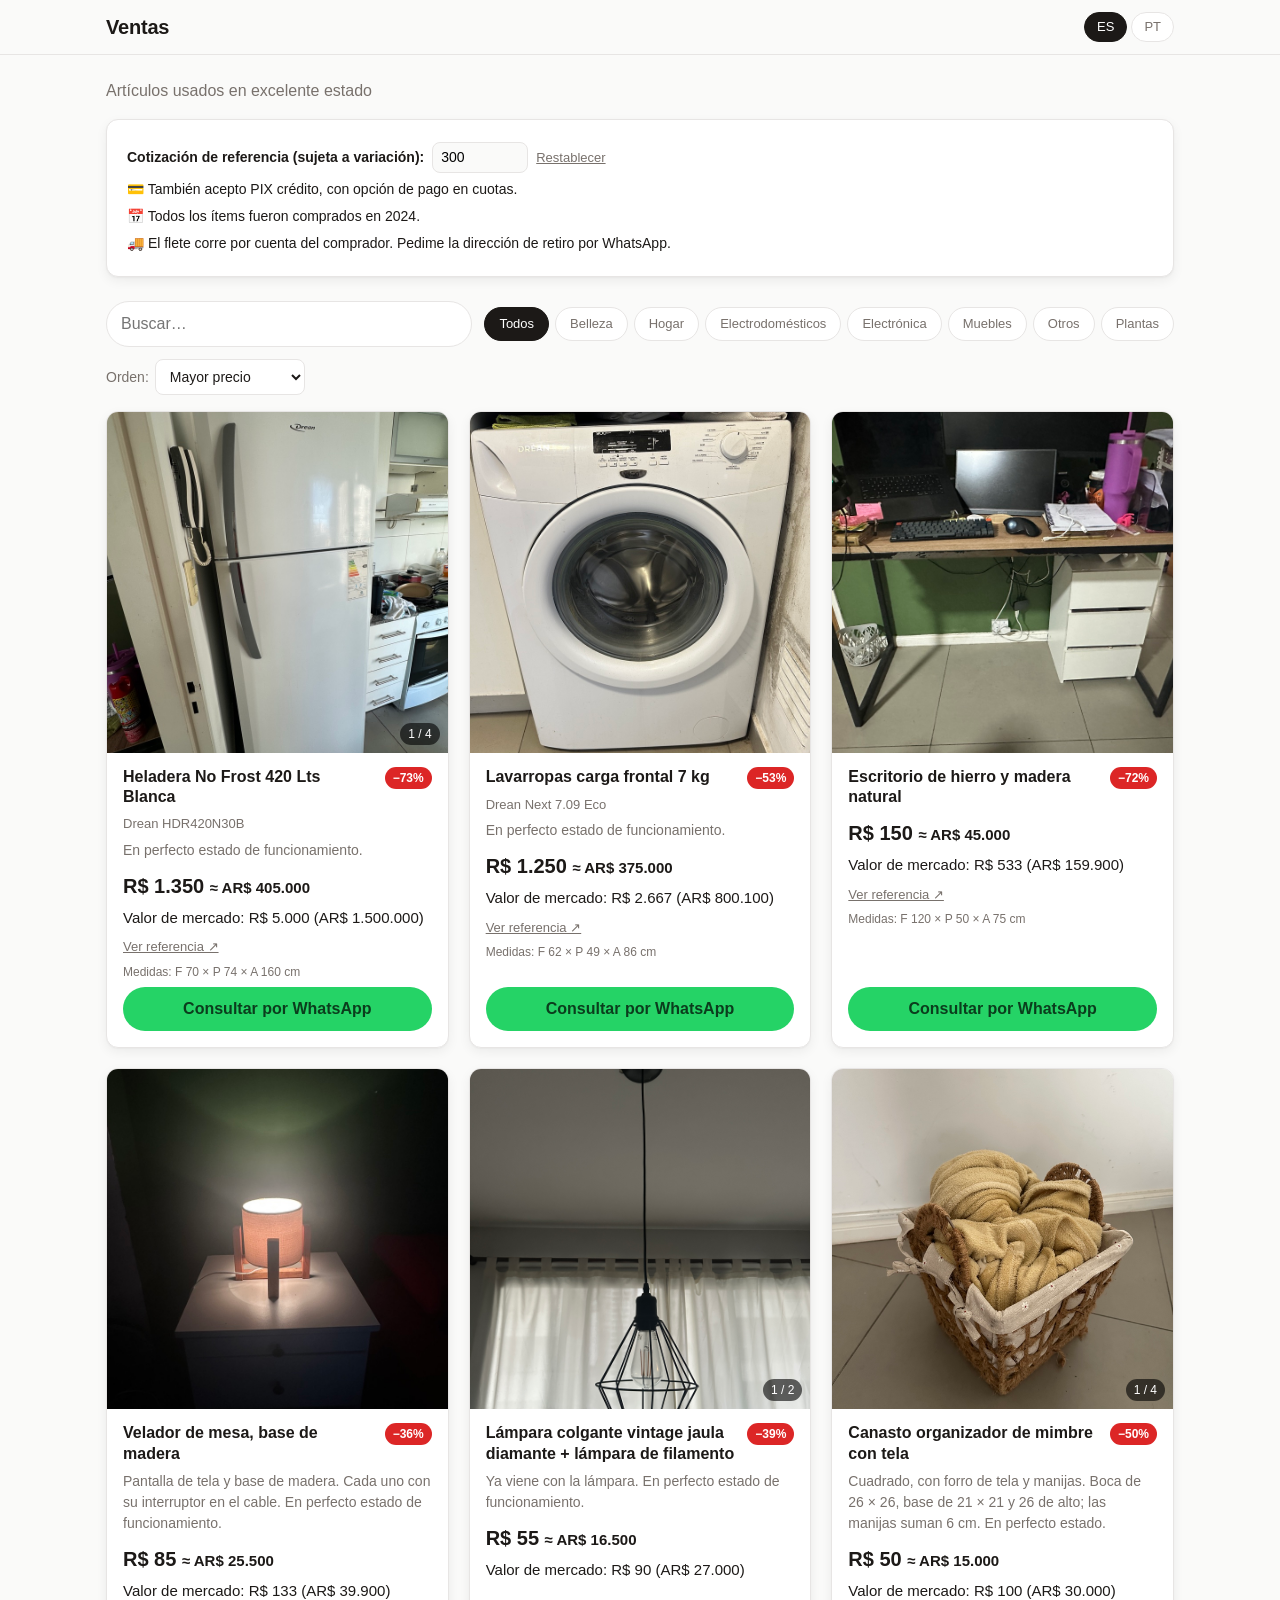
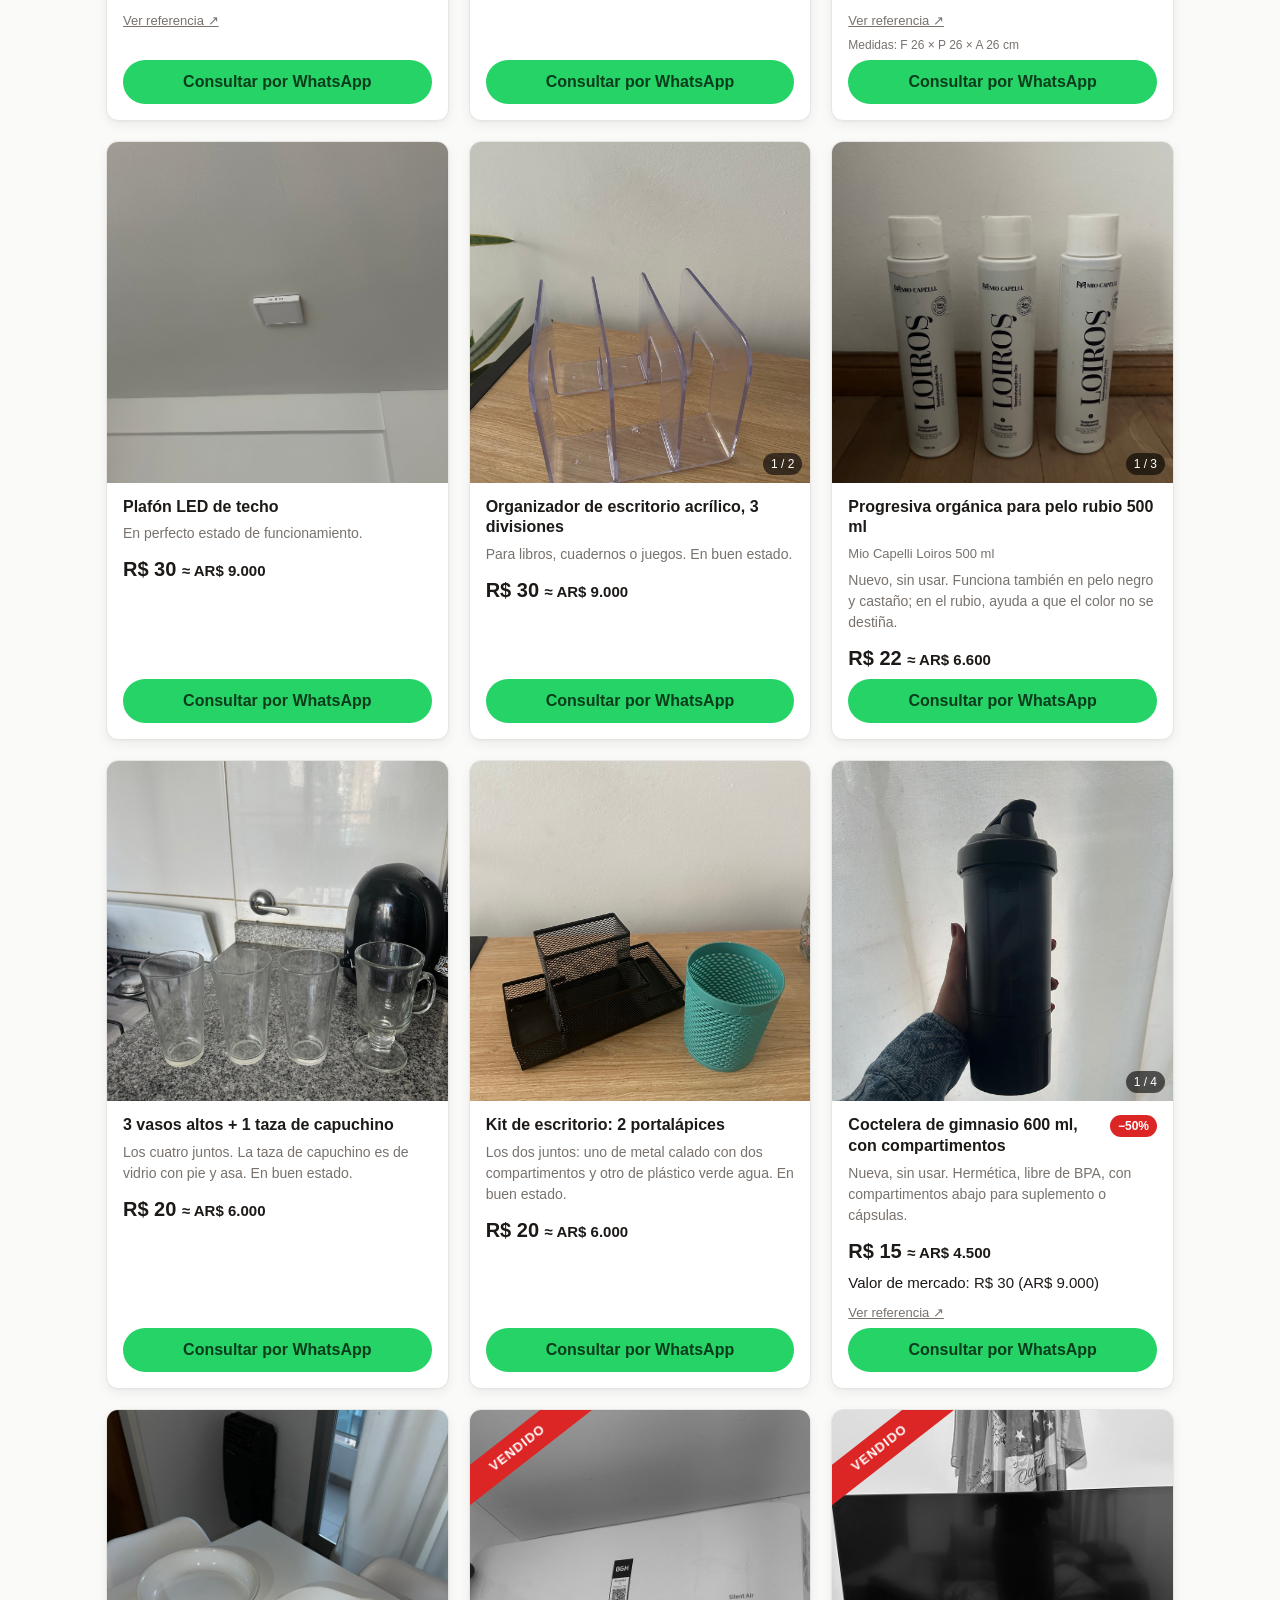
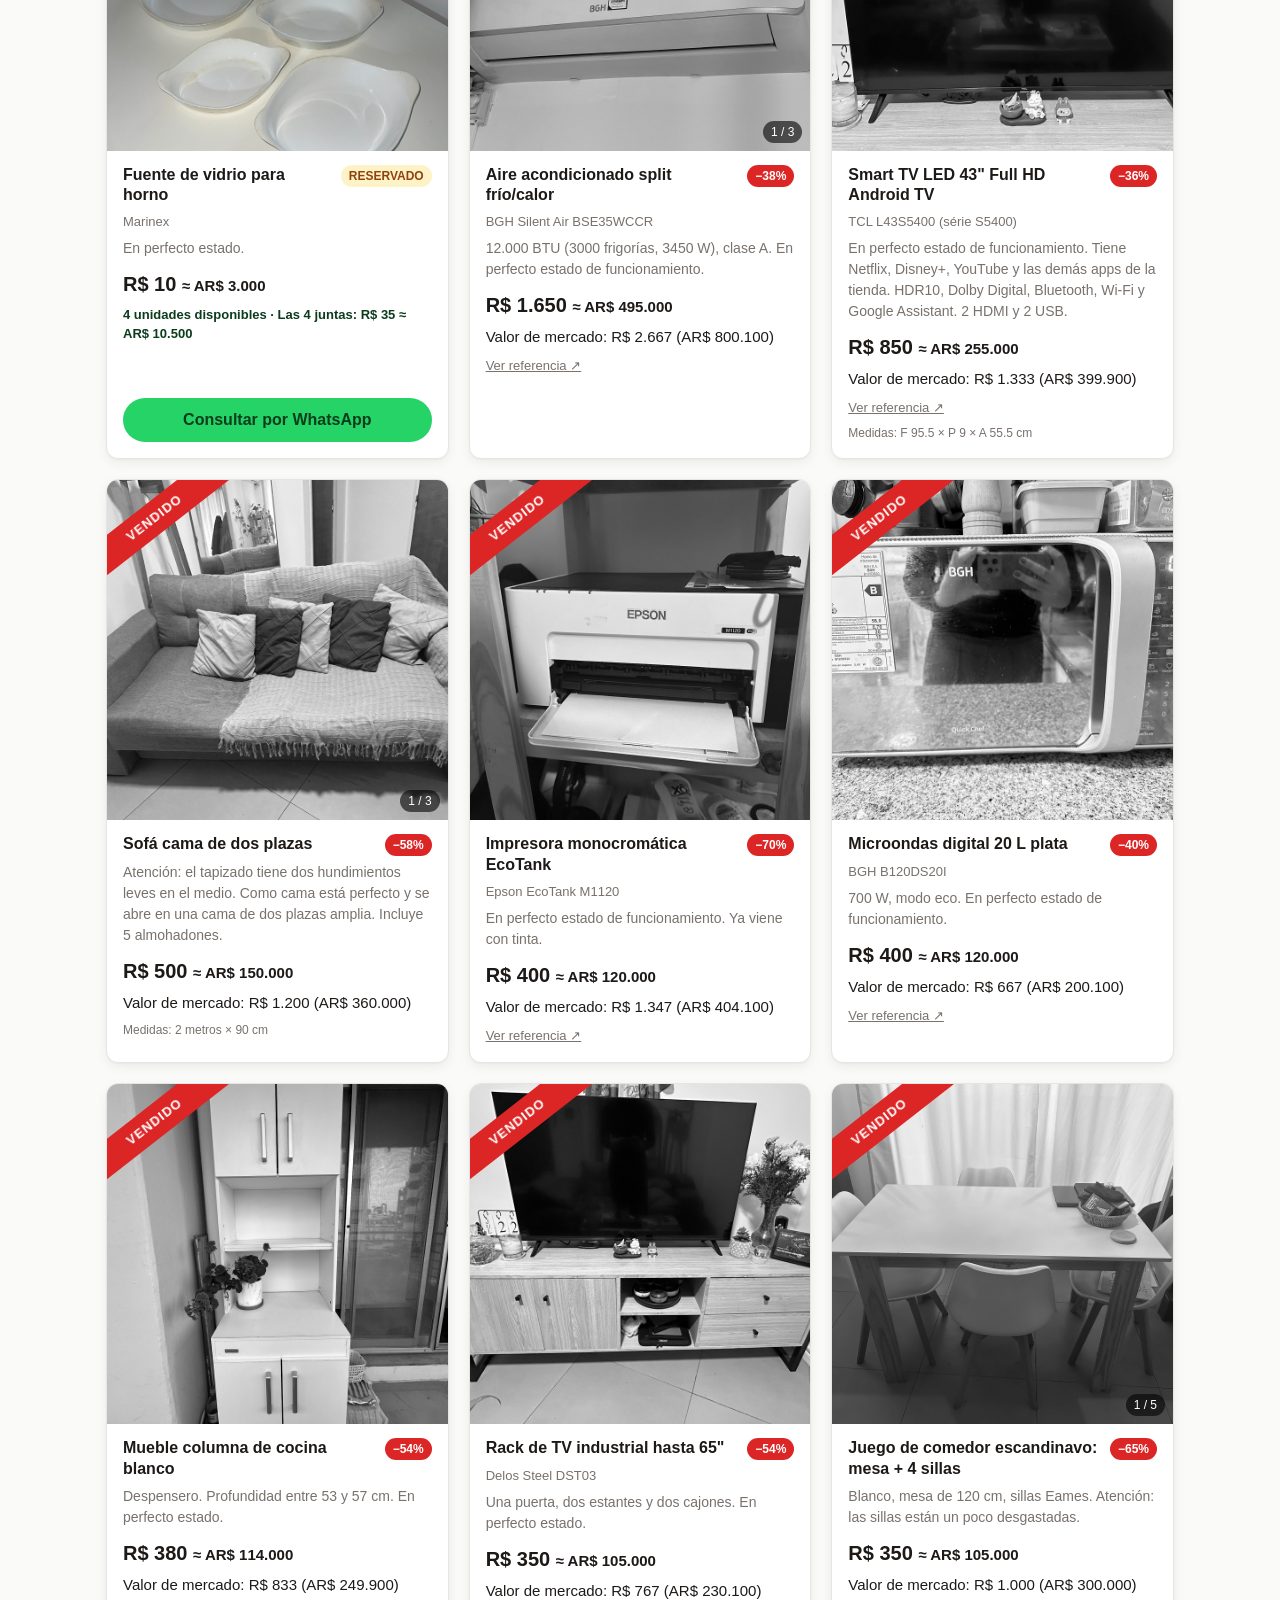
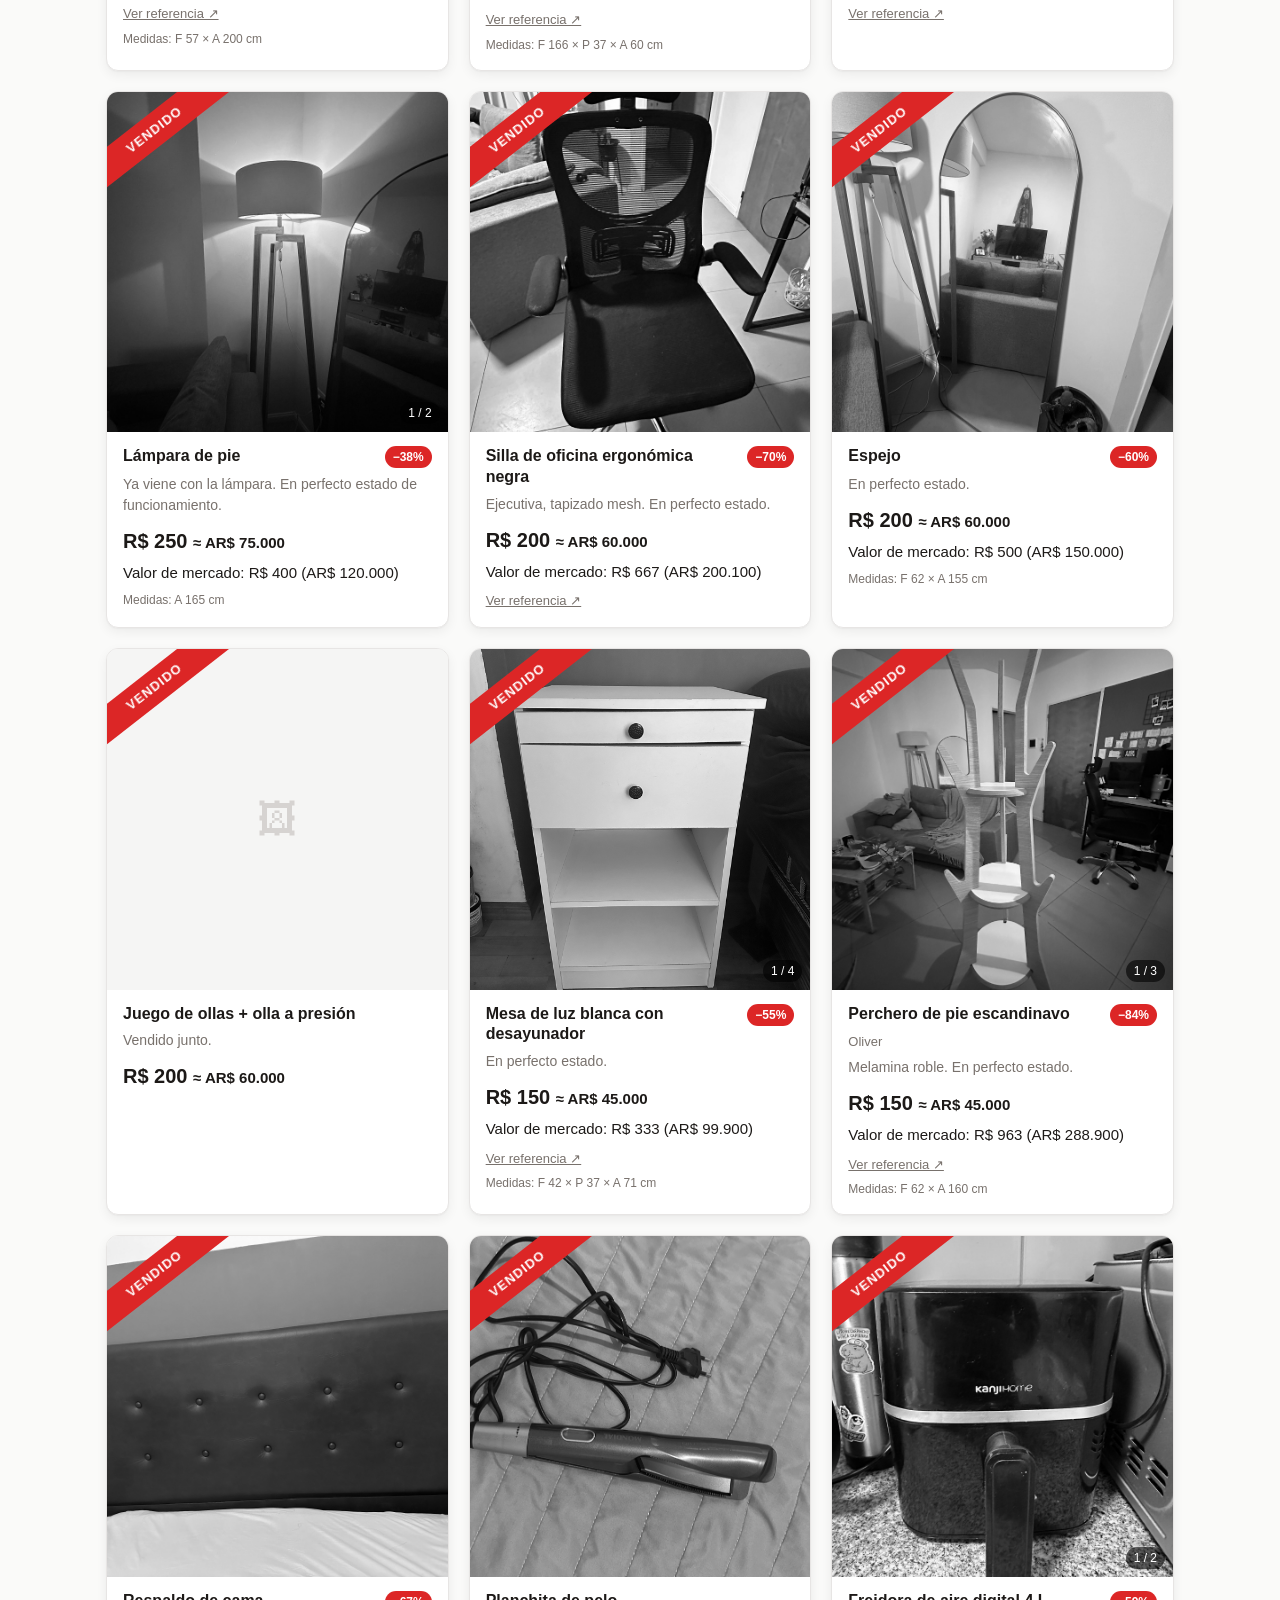
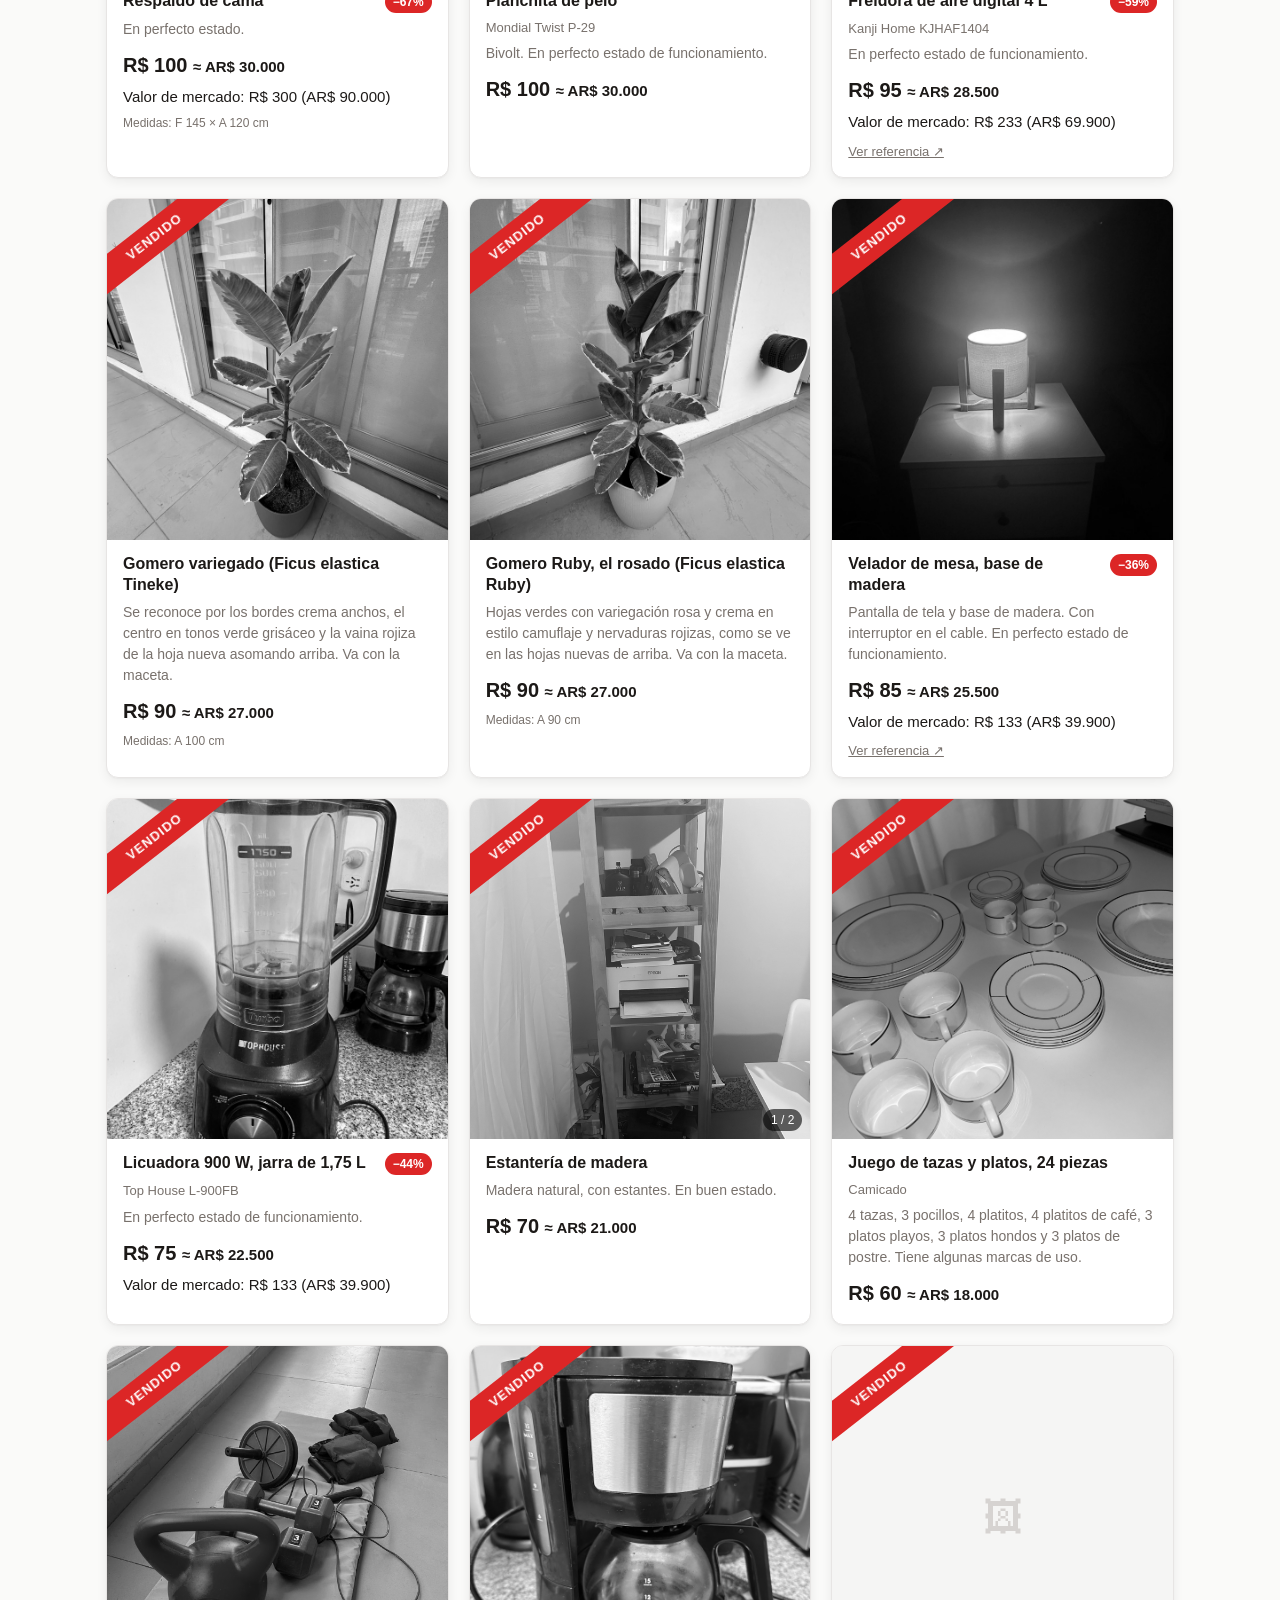
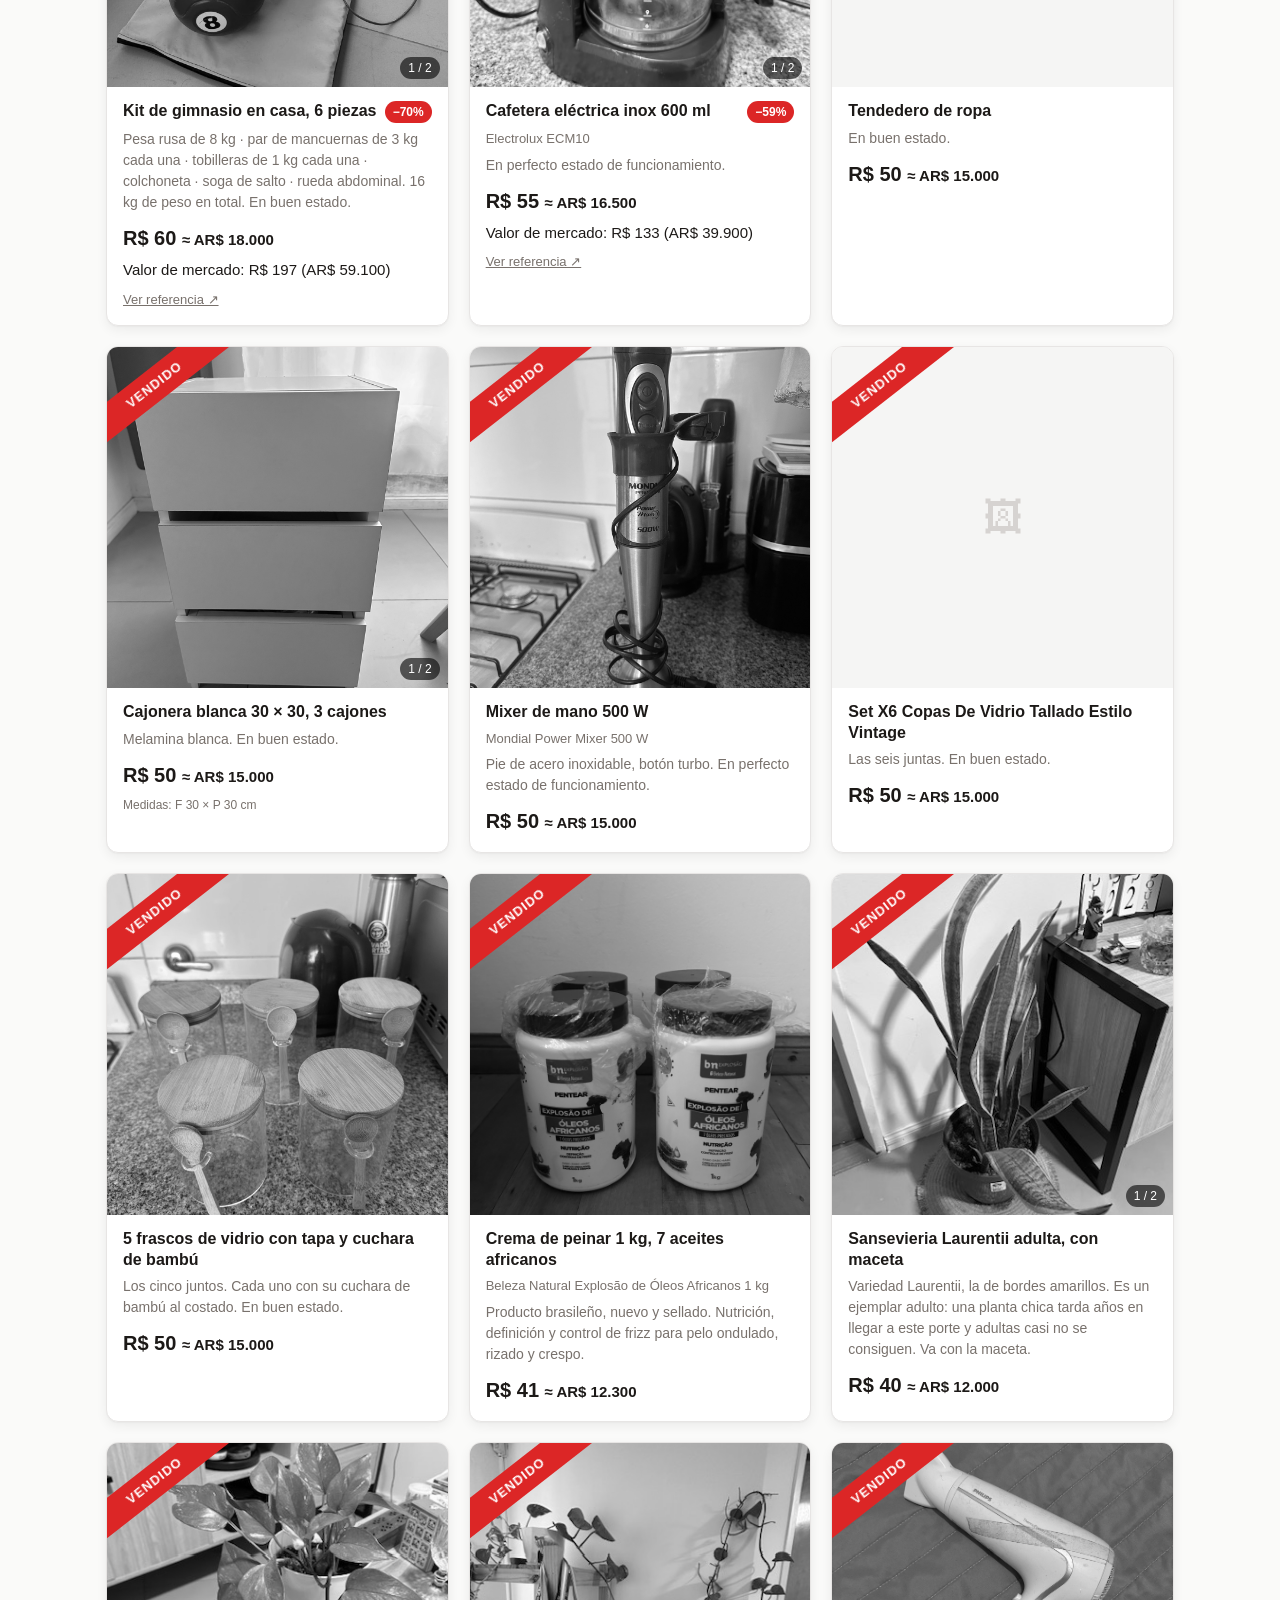
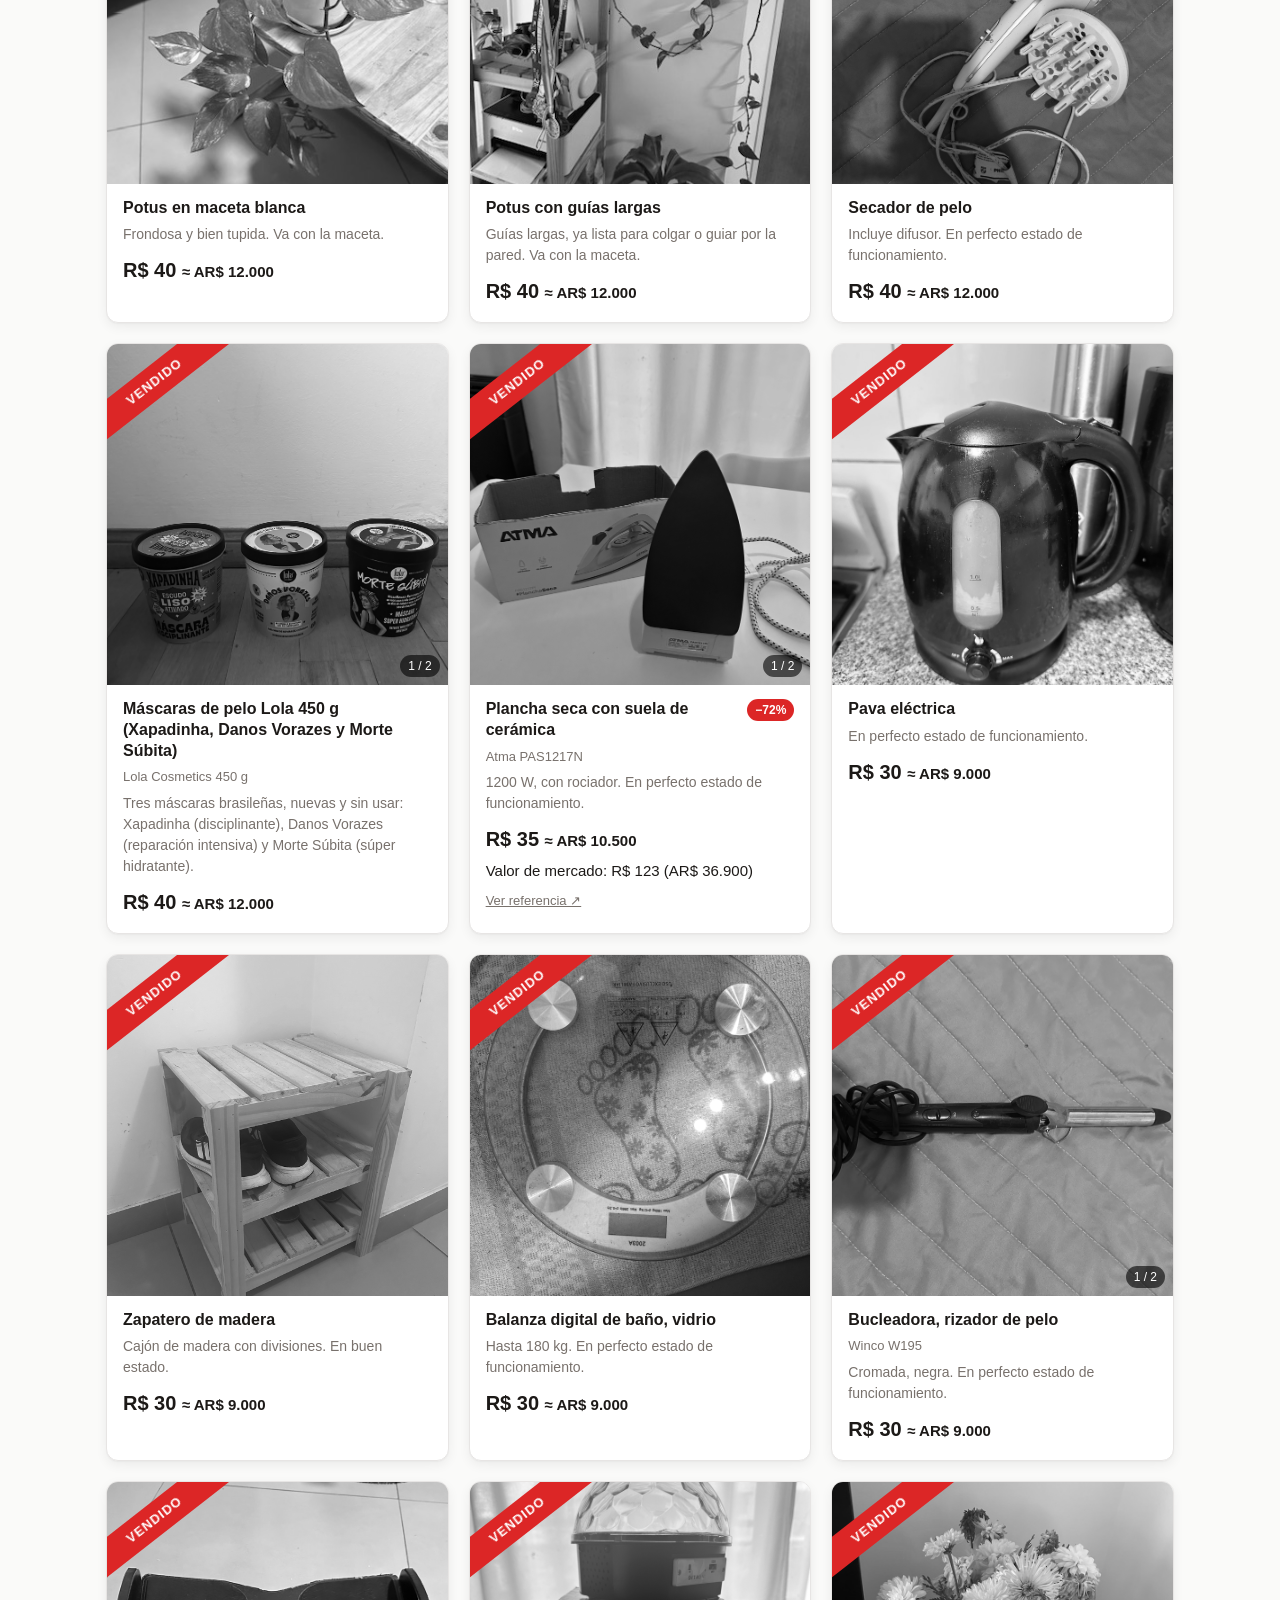
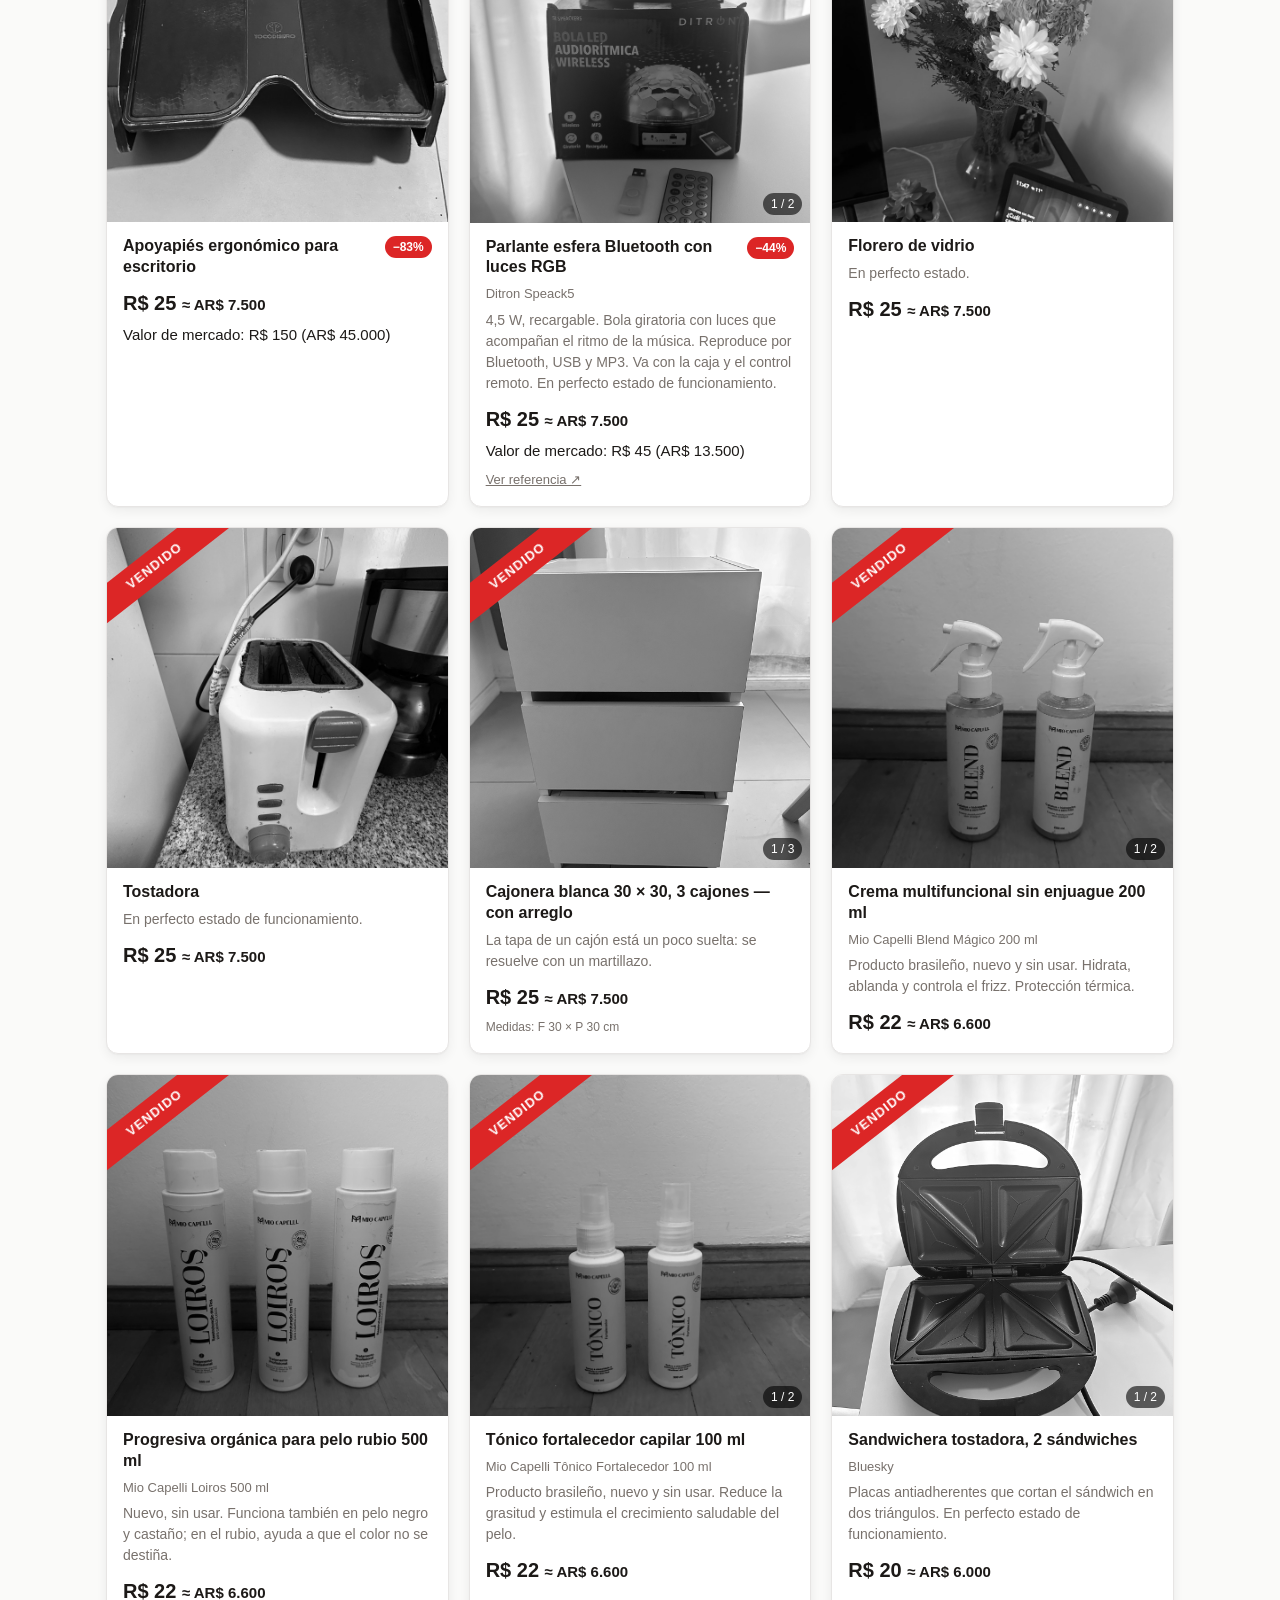
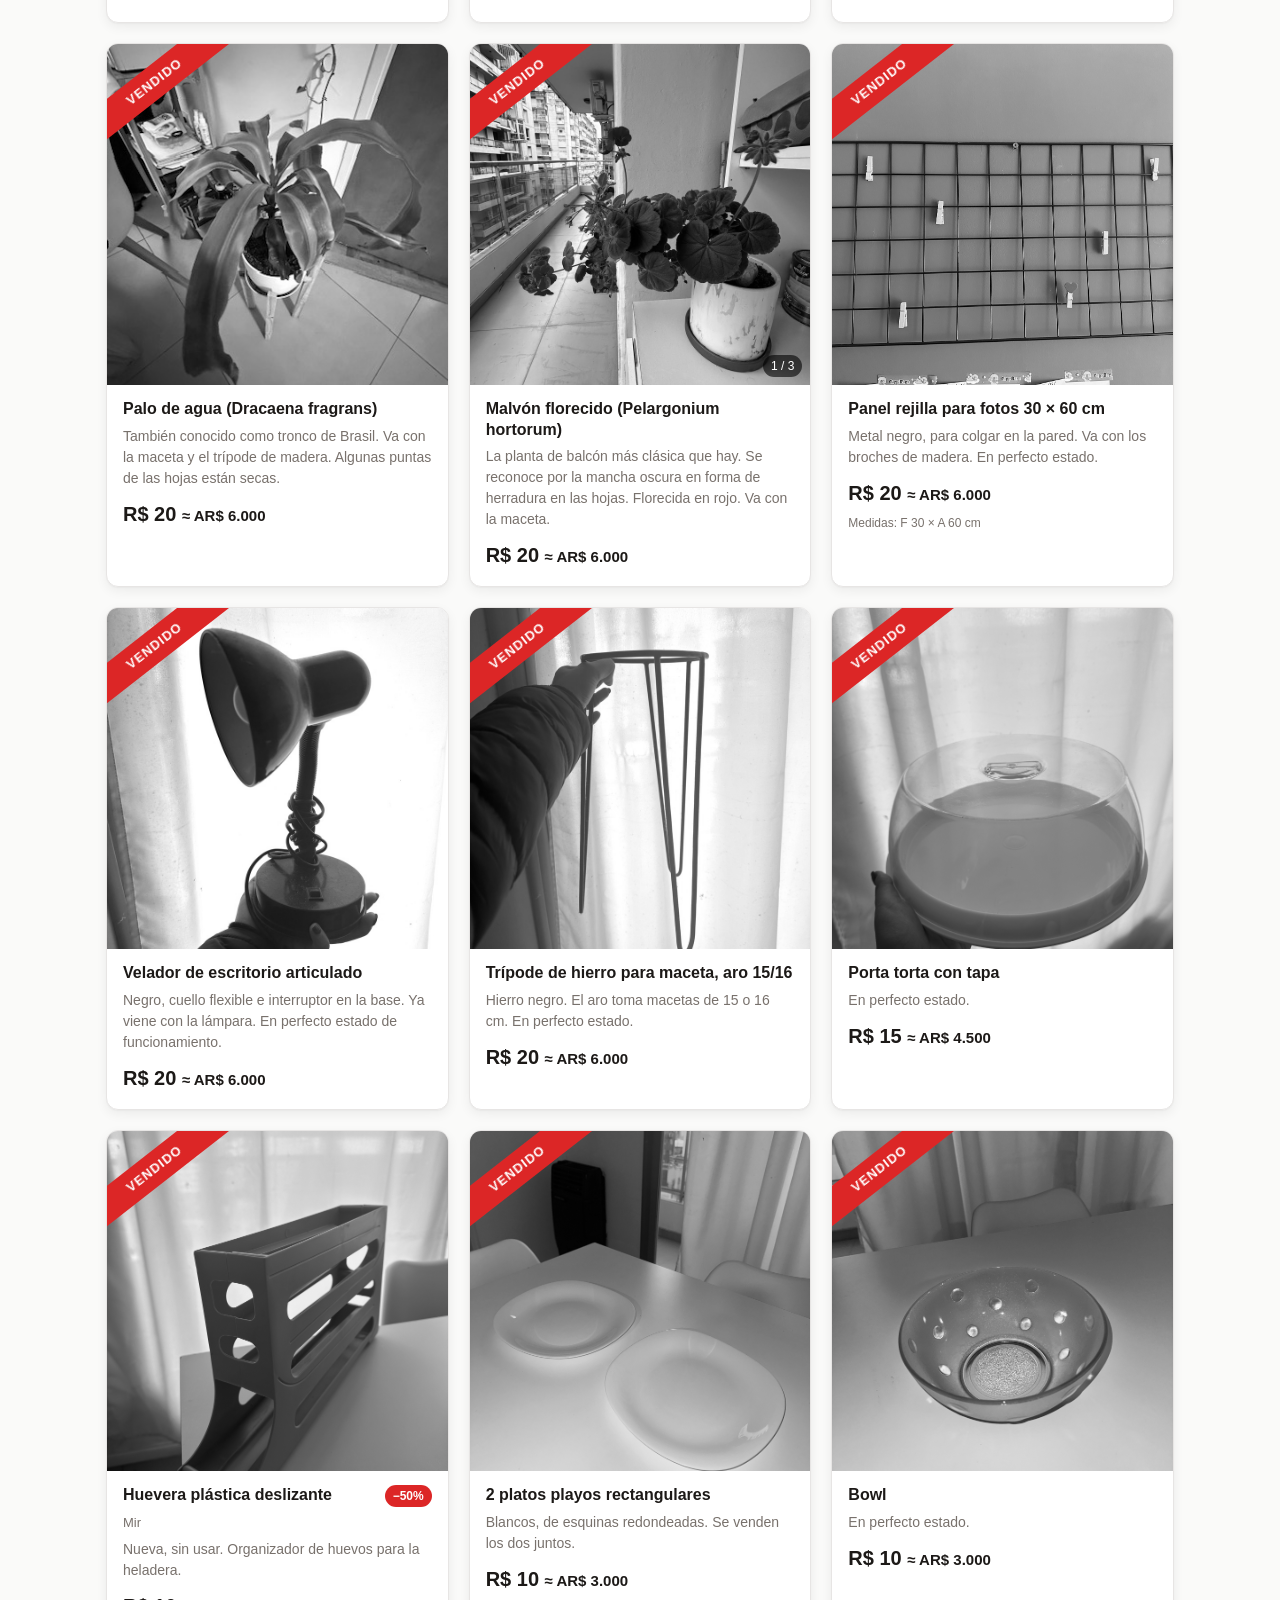
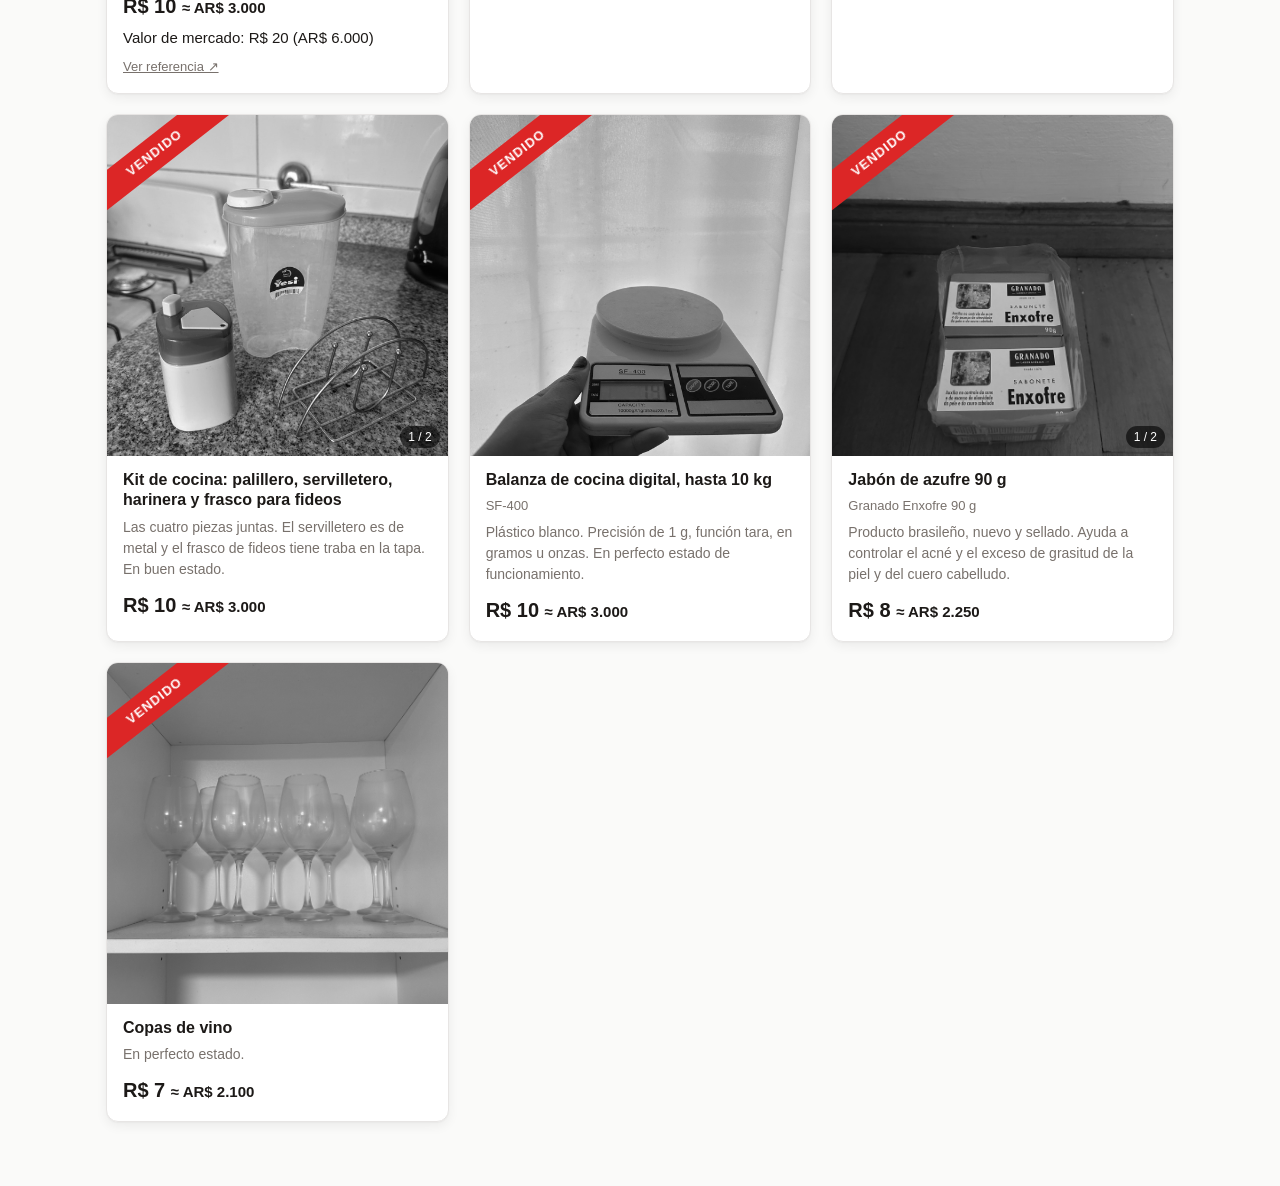
<file: index.html>
<!DOCTYPE html>
<html lang="es">
<head>
  <meta charset="utf-8">
  <meta name="viewport" content="width=device-width, initial-scale=1">
  <title>Ventas</title>
  <link rel="icon" href="favicon.svg" type="image/svg+xml">
  <link rel="stylesheet" href="style.css">
</head>
<body>

  <header class="header">
    <div class="header__inner">
      <h1 class="header__title" data-i18n="tituloPagina">Ventas</h1>
      <nav class="langs" aria-label="Idioma">
        <button id="lang-es" class="lang is-active" type="button" lang="es">ES</button>
        <button id="lang-pt" class="lang" type="button" lang="pt">PT</button>
      </nav>
    </div>
  </header>

  <main class="wrap">

    <p class="subtitulo" data-i18n="subtitulo">Artículos usados en excelente estado</p>

    <section class="aviso" aria-live="polite">
      <p class="aviso__cotacao">
        <strong data-i18n="avisoCotacao">Cotización de referencia (sujeta a variación):</strong>
        <input id="cotacao" class="aviso__input" type="number" inputmode="decimal"
               min="1" step="1" value="300" aria-label="Cotización BRL a ARS">
        <button id="cotacao-reset" class="btn-link" type="button" data-i18n="avisoResetar">Restablecer</button>
      </p>
      <p><span aria-hidden="true">💳</span> <span data-i18n="avisoCredito"></span></p>
      <p><span aria-hidden="true">📅</span> <span data-i18n="avisoAno"></span></p>
      <p><span aria-hidden="true">🚚</span> <span data-i18n="avisoFrete"></span></p>
    </section>

    <section class="controles">
      <input id="busca" class="busca" type="search" autocomplete="off">
      <div id="chips" class="chips" role="group"></div>
      <label class="ordem">
        <span data-i18n="ordenar">Orden:</span>
        <select id="ordem">
          <option value="preco-asc"></option>
          <option value="preco-desc"></option>
          <option value="desconto-desc"></option>
        </select>
      </label>
    </section>

    <div id="grid" class="grid"></div>

    <div id="vazio" class="vazio" hidden>
      <p data-i18n="vazio">No se encontró nada.</p>
      <button id="limpar" class="btn-link" type="button" data-i18n="limpar">Limpiar filtros</button>
    </div>

  </main>

  <div id="lightbox" class="lightbox" hidden role="dialog" aria-modal="true">
    <button id="lightbox-close" class="lightbox__close" type="button">✕</button>
    <button id="lightbox-prev" class="lightbox__nav lightbox__nav--prev" type="button">‹</button>
    <img id="lightbox-img" class="lightbox__img" alt="">
    <button id="lightbox-next" class="lightbox__nav lightbox__nav--next" type="button">›</button>
  </div>

  <script src="i18n.js"></script>
  <script src="items.js"></script>
  <script src="core.js"></script>
  <script src="app.js"></script>
</body>
</html>
</file>
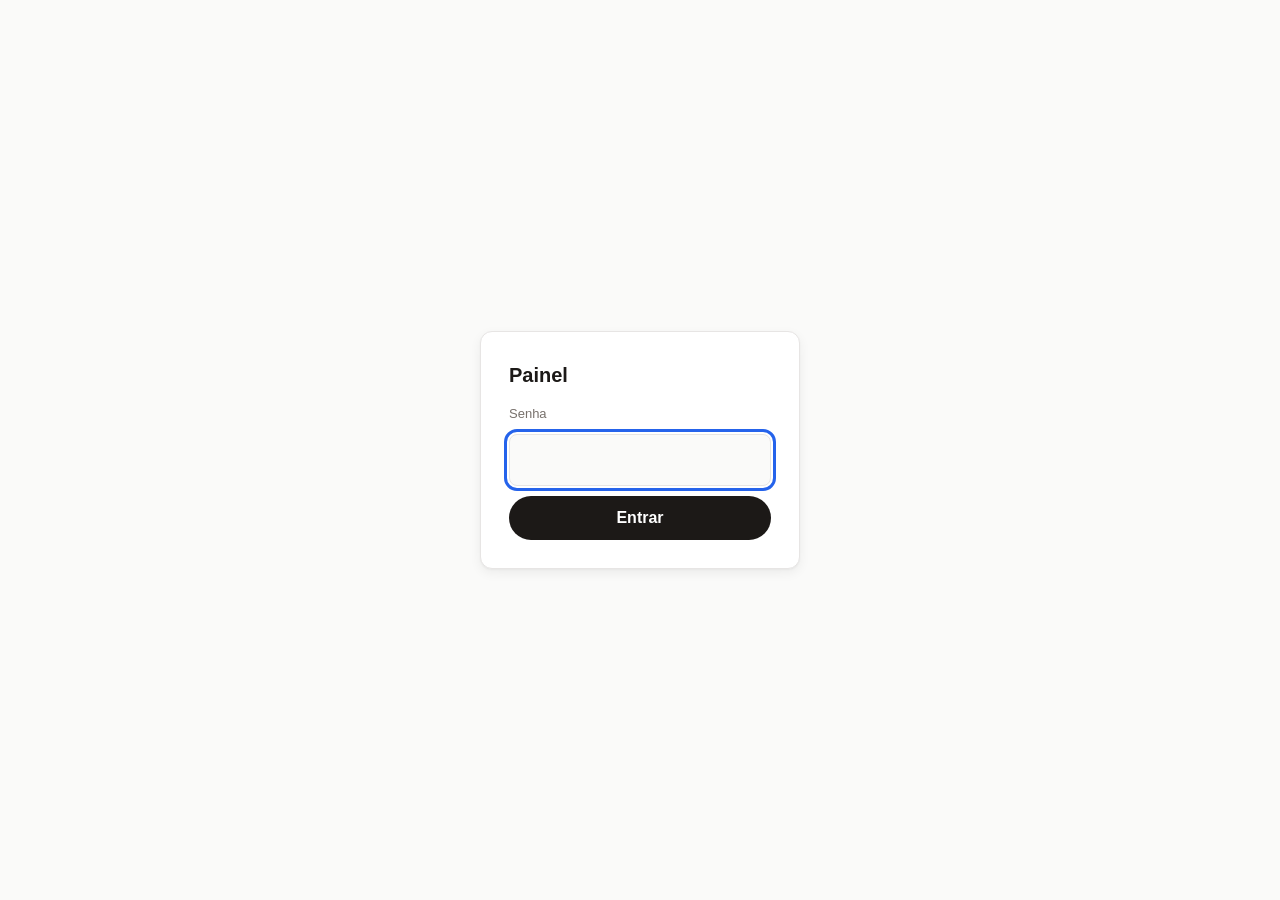
<file: admin.html>
<!DOCTYPE html>
<html lang="pt-BR">
<head>
  <meta charset="utf-8">
  <meta name="viewport" content="width=device-width, initial-scale=1">
  <meta name="robots" content="noindex, nofollow">
  <title>Painel — Vendas</title>
  <link rel="icon" href="favicon.svg" type="image/svg+xml">
  <link rel="stylesheet" href="style.css">
  <link rel="stylesheet" href="admin.css">
</head>
<body>

  <div id="gate" class="gate">
    <form id="gate-form" class="gate__box">
      <h1 class="gate__titulo">Painel</h1>
      <label class="gate__label" for="gate-senha">Senha</label>
      <input id="gate-senha" class="gate__input" type="password"
             inputmode="numeric" autocomplete="off" autofocus>
      <p id="gate-erro" class="gate__erro" role="alert" hidden>Senha incorreta.</p>
      <button class="gate__btn" type="submit">Entrar</button>
    </form>
  </div>

  <main id="painel" class="wrap" hidden>

    <header class="painel__topo">
      <h1 class="painel__titulo">Painel de vendas</h1>
      <a class="painel__voltar" href="index.html">← Ver o site</a>
    </header>

    <section class="resumo" id="resumo"></section>

    <section class="painel__cotacao">
      <label for="admin-cotacao">Cotação (1 BRL = N ARS):</label>
      <input id="admin-cotacao" type="number" min="1" step="1" value="300">
    </section>

    <div class="tabela-scroll">
      <table class="tabela" id="tabela">
        <thead>
          <tr>
            <th>Item</th>
            <th>Categoria</th>
            <th class="num">Qtd</th>
            <th class="num">Comprei (R$)</th>
            <th class="num">Preço (R$)</th>
            <th class="num">Preço (AR$)</th>
            <th class="num">Mercado (R$)</th>
            <th class="num">Mercado (AR$)</th>
            <th class="num">Desconto</th>
            <th>Situação</th>
            <th>Pagamento</th>
          </tr>
        </thead>
        <tbody id="tabela-corpo"></tbody>
      </table>
    </div>

    <p class="painel__aviso">
      Esta página não é protegida de verdade: o site é estático, então a senha
      fica visível para quem abrir o código-fonte, e os preços já estão
      públicos em <code>items.js</code>. Ela serve para não deixar o painel à
      vista, não para guardar segredo.
    </p>

  </main>

  <script src="items.js"></script>
  <script src="reservas.js"></script>
  <script src="core.js"></script>
  <script src="admin.js"></script>
</body>
</html>
</file>
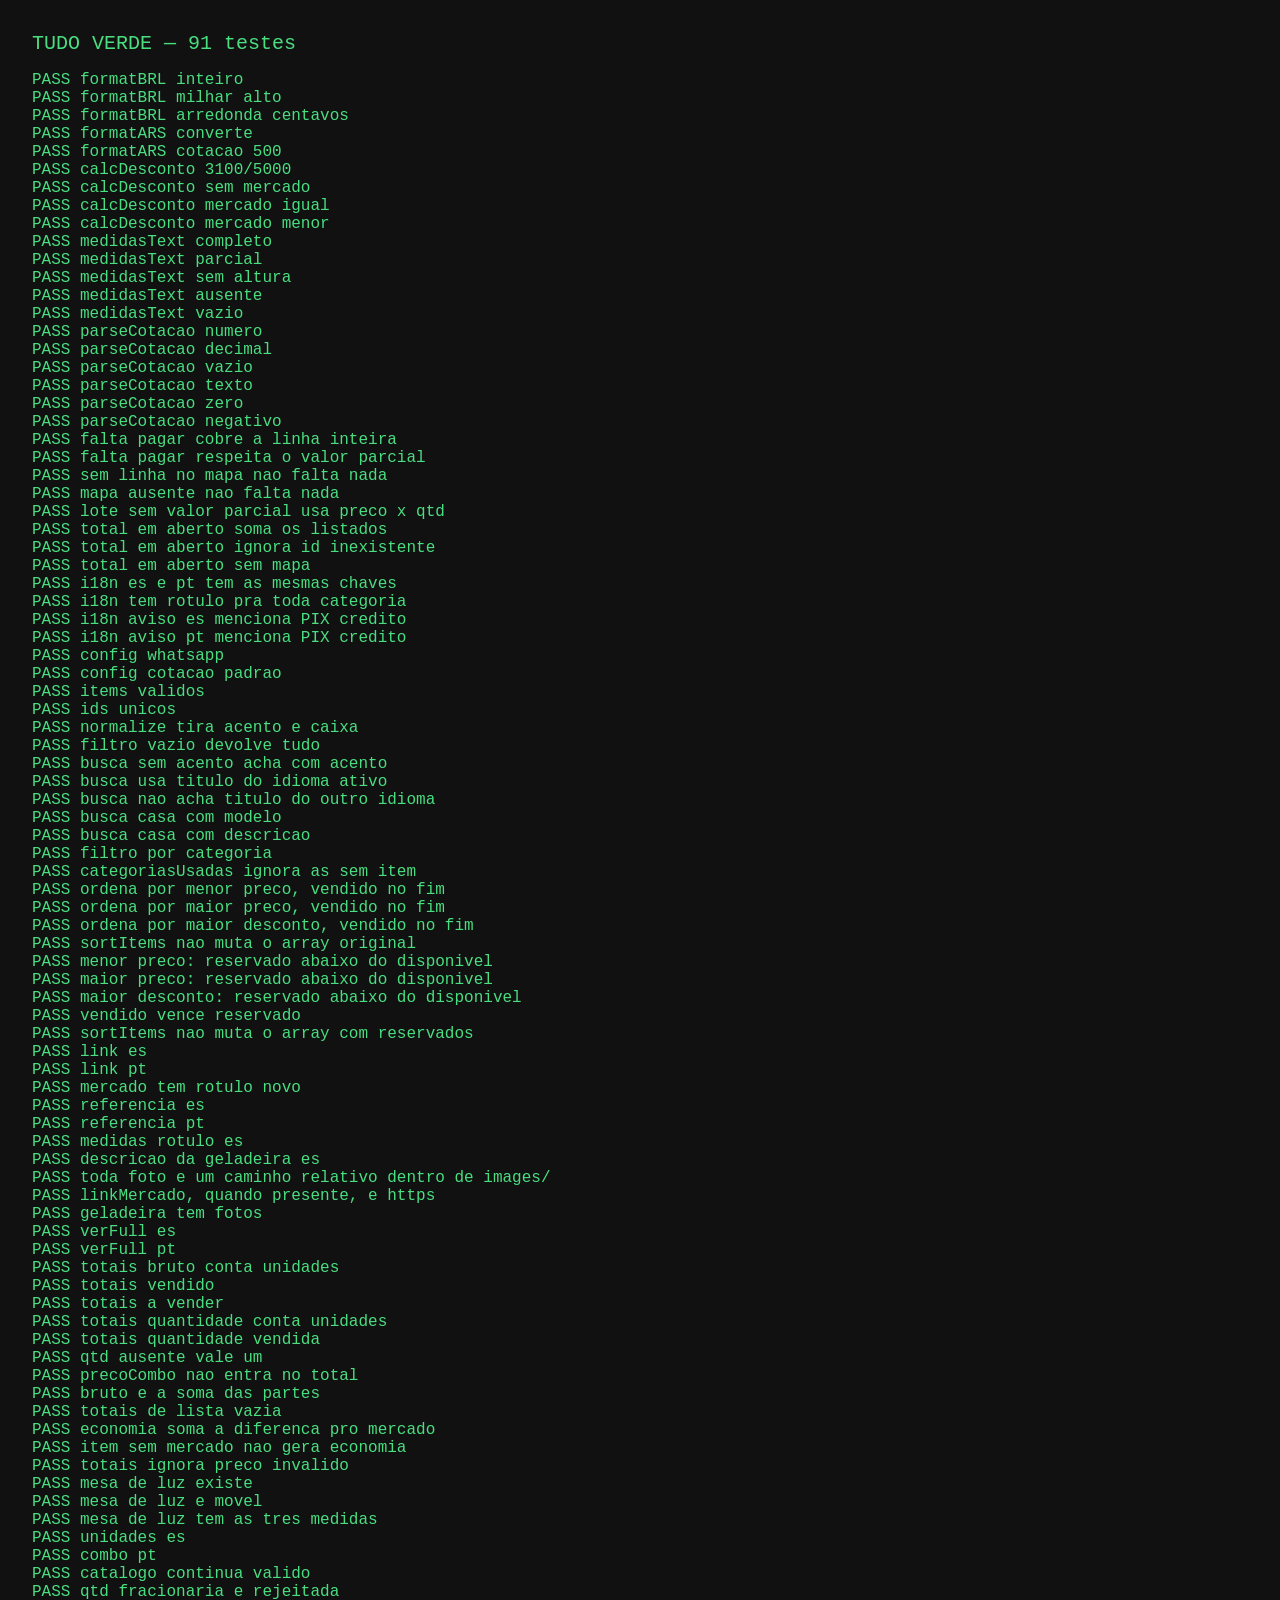
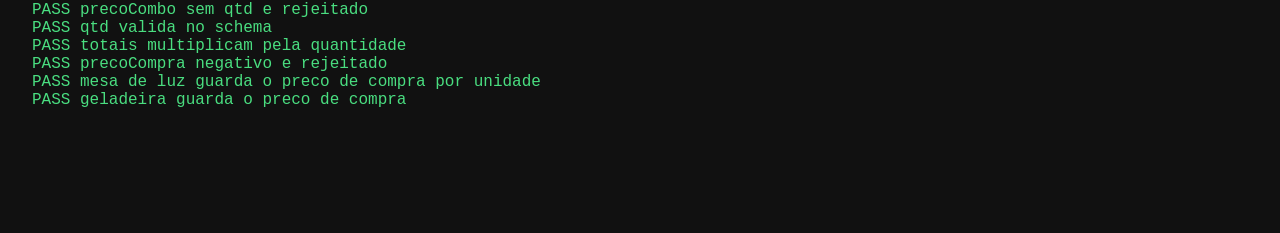
<file: tests.html>
<!DOCTYPE html>
<html lang="pt-BR">
<head>
  <meta charset="utf-8">
  <title>Testes — core.js</title>
  <style>
    body { font-family: ui-monospace, monospace; padding: 24px; background: #111; color: #eee; }
    .pass { color: #4ade80; }
    .fail { color: #f87171; font-weight: bold; }
    #summary { font-size: 20px; margin-bottom: 16px; }
  </style>
</head>
<body>
  <div id="summary">rodando…</div>
  <div id="results"></div>

  <script src="i18n.js"></script>
  <script src="items.js"></script>
  <script src="core.js"></script>
  <script src="tests.js"></script>
</body>
</html>
</file>
<file: style.css>
:root {
  --bg: #fafaf9;
  --surface: #ffffff;
  --border: #e7e5e4;
  --text: #1c1917;
  --muted: #78716c;
  --accent: #25d366;
  --accent-ink: #0b3d1d;
  --danger: #dc2626;
  --on-dark: #fff;
  --header-bg: rgba(250,250,249,.9);
  --invalid-bg: #fef2f2;
  --placeholder-bg: #f5f5f4;
  --placeholder-icon: #d6d3d1;
  --overlay-md: rgba(0,0,0,.6);
  --overlay-dark: rgba(0,0,0,.92);
  --overlay-light: rgba(255,255,255,.12);
  --focus: #2563eb;
  --ok-bg: #dcfce7;
  --ok-ink: #166534;
  --aviso-bg: #fef3c7;
  --aviso-ink: #92400e;
  --alerta-bg: #fee2e2;
  --alerta-ink: #991b1b;
  --radius: 12px;
  --shadow: 0 1px 2px rgba(0,0,0,.04), 0 4px 12px rgba(0,0,0,.06);
  --shadow-hover: 0 2px 4px rgba(0,0,0,.06), 0 12px 24px rgba(0,0,0,.10);
  --font: -apple-system, BlinkMacSystemFont, "Segoe UI", Roboto, "Helvetica Neue", Arial, sans-serif;
}

* { box-sizing: border-box; }

body {
  margin: 0;
  font-family: var(--font);
  background: var(--bg);
  color: var(--text);
  line-height: 1.5;
  -webkit-font-smoothing: antialiased;
}

.wrap { max-width: 1100px; margin: 0 auto; padding: 0 16px 64px; }

/* ---------- header ---------- */
.header {
  position: sticky; top: 0; z-index: 10;
  background: var(--header-bg);
  backdrop-filter: blur(8px);
  border-bottom: 1px solid var(--border);
}
.header__inner {
  max-width: 1100px; margin: 0 auto; padding: 12px 16px;
  display: flex; align-items: center; justify-content: space-between; gap: 16px;
}
.header__title { font-size: 20px; margin: 0; letter-spacing: -.01em; }

.langs { display: flex; gap: 4px; }
.lang {
  border: 1px solid var(--border); background: var(--surface); color: var(--muted);
  border-radius: 999px; padding: 4px 12px; font: inherit; font-size: 13px;
  cursor: pointer; transition: background .15s, color .15s;
}
.lang.is-active { background: var(--text); color: var(--on-dark); border-color: var(--text); }

.subtitulo { color: var(--muted); margin: 24px 0 16px; }

/* ---------- aviso ---------- */
.aviso {
  background: var(--surface); border: 1px solid var(--border);
  border-radius: var(--radius); padding: 16px 20px; box-shadow: var(--shadow);
  font-size: 14px;
}
.aviso p { margin: 6px 0; }
.aviso__cotacao { display: flex; align-items: center; flex-wrap: wrap; gap: 8px; }
.aviso__input {
  width: 96px; padding: 4px 8px; font: inherit;
  border: 1px solid var(--border); border-radius: 8px; background: var(--bg);
}
.aviso__input.is-invalid { border-color: var(--danger); background: var(--invalid-bg); }

.btn-link {
  background: none; border: none; padding: 0; font: inherit; font-size: 13px;
  color: var(--muted); text-decoration: underline; cursor: pointer;
}

/* ---------- controles ---------- */
.controles {
  display: flex; flex-wrap: wrap; gap: 12px; align-items: center;
  margin: 24px 0 16px;
}
.busca {
  flex: 1 1 220px; min-width: 0;
  padding: 10px 14px; font: inherit;
  border: 1px solid var(--border); border-radius: 999px; background: var(--surface);
}
.chips { display: flex; flex-wrap: wrap; gap: 6px; }
.chip {
  border: 1px solid var(--border); background: var(--surface); color: var(--muted);
  border-radius: 999px; padding: 6px 14px; font: inherit; font-size: 13px;
  cursor: pointer; transition: background .15s, color .15s;
}
.chip.is-active { background: var(--text); color: var(--on-dark); border-color: var(--text); }
.ordem { display: flex; align-items: center; gap: 6px; font-size: 14px; color: var(--muted); }
.ordem select {
  font: inherit; padding: 8px 10px; border-radius: 8px;
  border: 1px solid var(--border); background: var(--surface); color: var(--text);
}

/* ---------- grid ---------- */
.grid { display: grid; grid-template-columns: 1fr; gap: 20px; }
@media (min-width: 640px)  { .grid { grid-template-columns: repeat(2, 1fr); } }
@media (min-width: 960px)  { .grid { grid-template-columns: repeat(3, 1fr); } }

.card {
  background: var(--surface); border: 1px solid var(--border);
  border-radius: var(--radius); overflow: hidden; box-shadow: var(--shadow);
  display: flex; flex-direction: column;
  animation: fade-in .3s ease both;
  transition: transform .15s, box-shadow .15s;
}
.card:hover { transform: translateY(-2px); box-shadow: var(--shadow-hover); }

@keyframes fade-in { from { opacity: 0; transform: translateY(6px); } to { opacity: 1; transform: none; } }

.card__media { position: relative; aspect-ratio: 1 / 1; overflow: hidden; background: var(--placeholder-bg); cursor: zoom-in; }
.card__img { width: 100%; height: 100%; object-fit: cover; display: block; }
.card__placeholder {
  width: 100%; height: 100%; display: grid; place-items: center;
  color: var(--placeholder-icon); font-size: 40px;
}
.card__count {
  position: absolute; right: 8px; bottom: 8px;
  background: var(--overlay-md); color: var(--on-dark); font-size: 12px;
  padding: 2px 8px; border-radius: 999px;
}

.card__ctrl {
  position: absolute;
  background: var(--overlay-md);
  color: var(--on-dark);
  border: none;
  cursor: pointer;
  border-radius: 999px;
  width: 32px;
  height: 32px;
  font-size: 18px;
  line-height: 1;
  display: grid;
  place-items: center;
  opacity: 0;
  transition: opacity .15s;
}
.card:hover .card__ctrl,
.card__ctrl:focus-visible { opacity: 1; }
@media (hover: none) { .card__ctrl { opacity: 1; } }

.card__ctrl--prev { left: 8px;  top: 50%; transform: translateY(-50%); }
.card__ctrl--next { right: 8px; top: 50%; transform: translateY(-50%); }
.card__ctrl--full { right: 8px; top: 8px; }

.card__body { padding: 14px 16px 16px; display: flex; flex-direction: column; gap: 6px; flex: 1; }
.card__head { display: flex; justify-content: space-between; align-items: flex-start; gap: 8px; }
.card__titulo { font-size: 16px; font-weight: 600; margin: 0; line-height: 1.3; }
.card__modelo { font-size: 13px; color: var(--muted); margin: 0; }
.card__desc { font-size: 14px; color: var(--muted); margin: 0; }

.badge {
  flex: none; background: var(--danger); color: var(--on-dark);
  font-size: 12px; font-weight: 700; padding: 2px 8px; border-radius: 999px;
}

.badge--reservado { background: var(--aviso-bg); color: var(--aviso-ink); }

.preco { font-size: 20px; font-weight: 700; margin: 4px 0 0; }
.preco--aberto { font-size: 16px; color: var(--muted); font-weight: 600; }
.preco__ars { font-size: 15px; font-weight: 700; color: var(--text); }
.mercado { font-size: 15px; color: var(--text); margin: 0; }
.mercado span { font-weight: 400; }
.mercado__ref { color: var(--muted); display: inline-block; margin-top: 2px; font-size: 13px; }
.combo { font-size: 13px; color: var(--accent-ink); margin: 0; font-weight: 600; }
.meta { font-size: 12px; color: var(--muted); margin: 0; }

.btn-whats {
  margin-top: auto; display: block; text-align: center; text-decoration: none;
  background: var(--accent); color: var(--accent-ink); font-weight: 600;
  padding: 10px 16px; border-radius: 999px;
  transition: filter .15s;
}
.btn-whats:hover { filter: brightness(.95); }

/* ---------- vendido ---------- */
.card--vendido { opacity: .75; }
.card--vendido .card__media { cursor: default; }
.card--vendido .card__img { filter: grayscale(1); }
.card--vendido .card__media::after {
  content: attr(data-vendido);
  position: absolute; top: 22px; left: -46px;
  transform: rotate(-38deg);
  background: var(--danger); color: var(--on-dark);
  font-size: 13px; font-weight: 800; letter-spacing: .08em;
  padding: 6px 60px;
}

/* ---------- vazio ---------- */
.vazio { text-align: center; color: var(--muted); padding: 48px 0; }

/* ---------- lightbox ---------- */
.lightbox {
  position: fixed; inset: 0; z-index: 50;
  background: var(--overlay-dark);
  display: flex; align-items: center; justify-content: center;
}
.lightbox[hidden] { display: none; }
.lightbox__img { max-width: 92vw; max-height: 88vh; object-fit: contain; }
.lightbox__close, .lightbox__nav {
  position: absolute; background: var(--overlay-light); color: var(--on-dark);
  border: none; cursor: pointer; border-radius: 999px;
  width: 44px; height: 44px; font-size: 22px; line-height: 1;
}
.lightbox__close { top: 16px; right: 16px; }
.lightbox__nav--prev { left: 16px; }
.lightbox__nav--next { right: 16px; }

/* ---------- foco visível ---------- */
:focus-visible { outline: 3px solid var(--focus); outline-offset: 2px; }

@media (prefers-reduced-motion: reduce) {
  * { animation: none !important; transition: none !important; }
}

body.is-locked { overflow: hidden; }
</file>
<file: admin.css>
/* Painel do dono. Reaproveita as variáveis de style.css. */

.gate {
  position: fixed; inset: 0; z-index: 20;
  display: grid; place-items: center;
  background: var(--bg);
  padding: 16px;
}
.gate[hidden] { display: none; }

.gate__box {
  background: var(--surface); border: 1px solid var(--border);
  border-radius: var(--radius); box-shadow: var(--shadow);
  padding: 28px; width: 100%; max-width: 320px;
  display: flex; flex-direction: column; gap: 10px;
}
.gate__titulo { margin: 0 0 4px; font-size: 20px; }
.gate__label { font-size: 13px; color: var(--muted); }
.gate__input {
  font: inherit; font-size: 20px; letter-spacing: .2em; text-align: center;
  padding: 10px; border: 1px solid var(--border); border-radius: 8px;
  background: var(--bg);
}
.gate__erro { margin: 0; color: var(--danger); font-size: 13px; }
.gate__btn {
  font: inherit; font-weight: 600; cursor: pointer;
  background: var(--text); color: var(--on-dark);
  border: none; border-radius: 999px; padding: 10px 16px;
}

.painel__topo {
  display: flex; align-items: baseline; justify-content: space-between;
  gap: 16px; flex-wrap: wrap; margin: 32px 0 20px;
}
.painel__titulo { margin: 0; font-size: 22px; }
.painel__voltar { color: var(--muted); font-size: 14px; }

.resumo {
  display: grid; gap: 12px;
  grid-template-columns: repeat(auto-fit, minmax(150px, 1fr));
  margin-bottom: 24px;
}
.resumo__cartao {
  background: var(--surface); border: 1px solid var(--border);
  border-radius: var(--radius); box-shadow: var(--shadow); padding: 14px 16px;
}
.resumo__rotulo { font-size: 12px; color: var(--muted); margin: 0 0 4px; }
.resumo__valor { font-size: 20px; font-weight: 700; margin: 0; }
.resumo__sub { font-size: 12px; color: var(--muted); margin: 2px 0 0; }

.painel__cotacao {
  display: flex; align-items: center; gap: 8px;
  font-size: 14px; color: var(--muted); margin-bottom: 16px;
}
.painel__cotacao input {
  width: 96px; font: inherit; padding: 4px 8px;
  border: 1px solid var(--border); border-radius: 8px; background: var(--surface);
}

.tabela-scroll { overflow-x: auto; }
.tabela {
  width: 100%; border-collapse: collapse;
  background: var(--surface); border: 1px solid var(--border);
  border-radius: var(--radius); overflow: hidden; font-size: 14px;
}
.tabela th, .tabela td {
  text-align: left; padding: 10px 14px; border-bottom: 1px solid var(--border);
  white-space: nowrap;
}
.tabela th { font-size: 12px; color: var(--muted); font-weight: 600; }
.tabela tr:last-child td { border-bottom: none; }
.tabela .num { text-align: right; }
.tabela__vendido { color: var(--muted); }
.tabela__vendido .tabela__nome { text-decoration: line-through; }

.selo {
  display: inline-block; font-size: 12px; font-weight: 600;
  padding: 2px 8px; border-radius: 999px;
}
.selo--disponivel { background: var(--ok-bg); color: var(--ok-ink); }
.selo--vendido { background: var(--border); color: var(--muted); }
.selo--reservado { background: var(--aviso-bg); color: var(--aviso-ink); }
.selo--devendo { background: var(--alerta-bg); color: var(--alerta-ink); }
.reserva__quem { margin-left: 8px; font-size: 12px; color: var(--muted); }

.painel__aviso {
  margin: 28px 0 0; font-size: 12px; color: var(--muted);
  border-top: 1px solid var(--border); padding-top: 14px;
}
</file>
